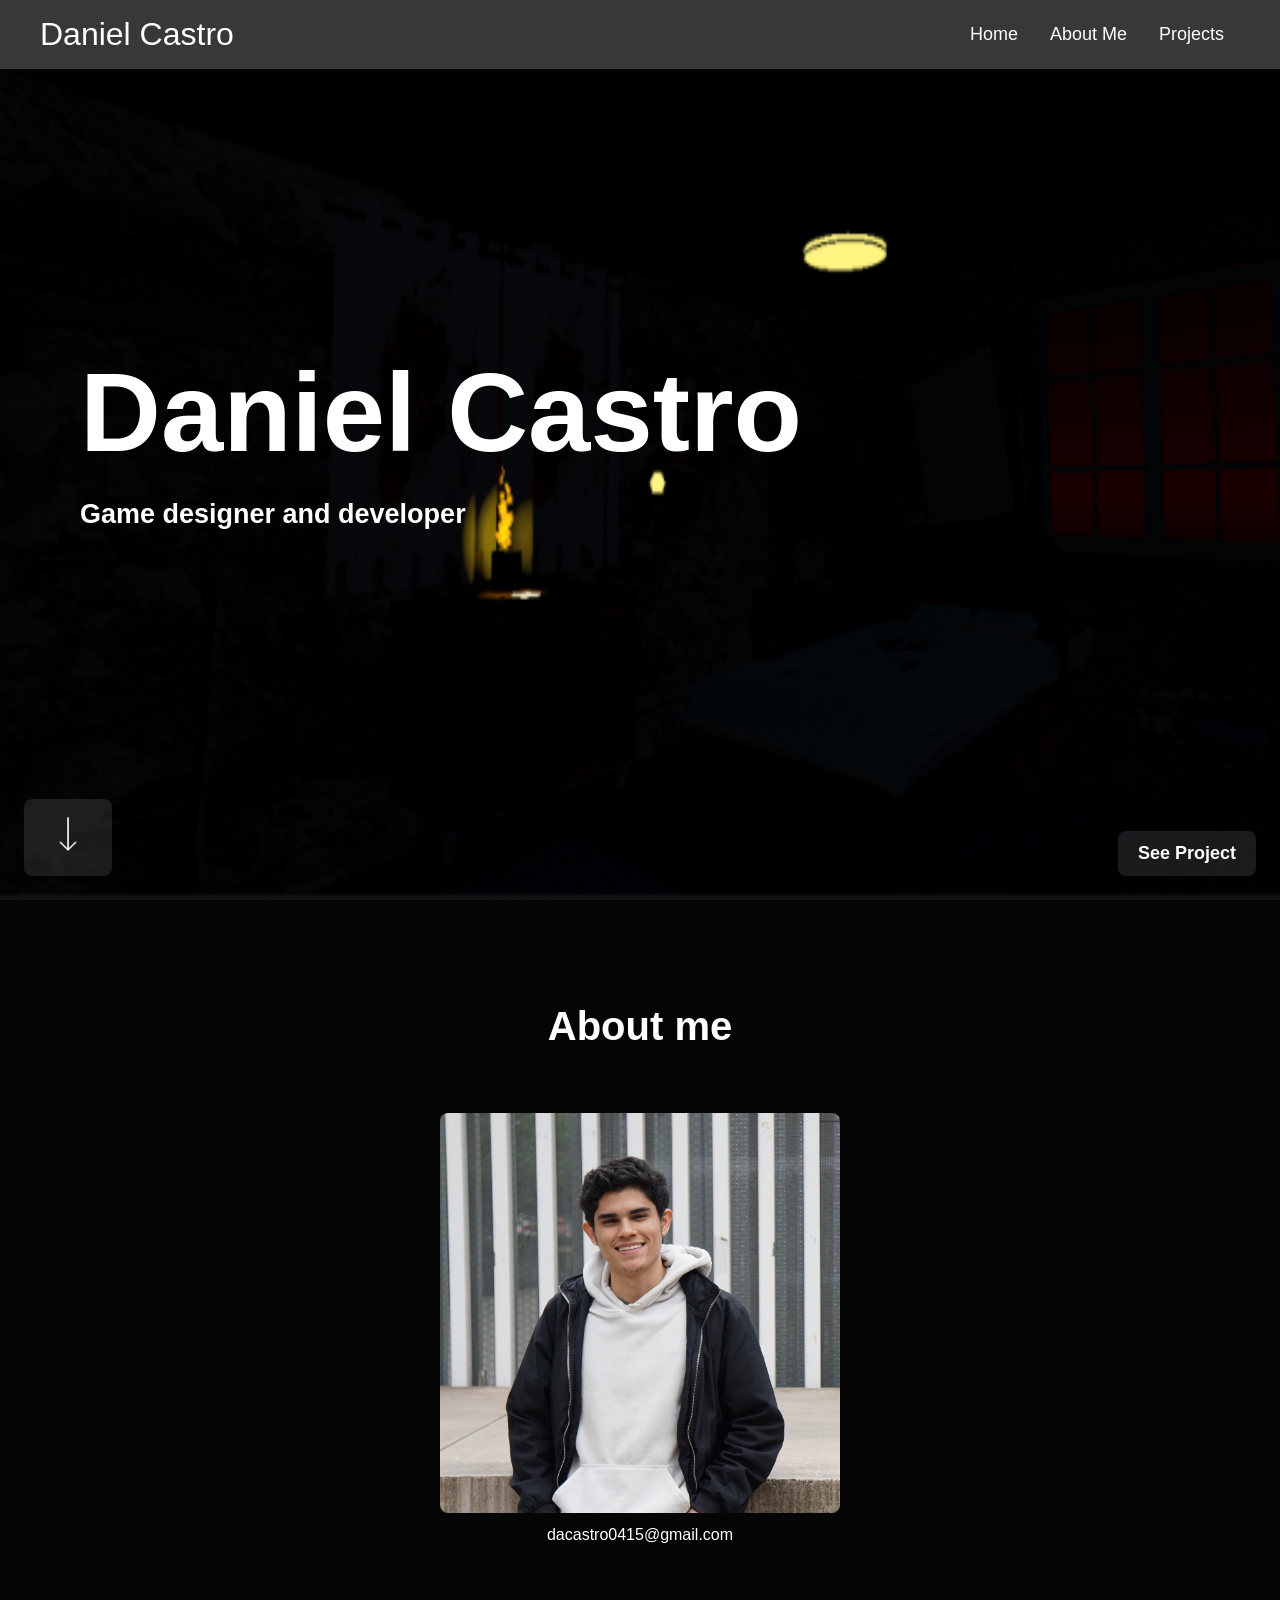
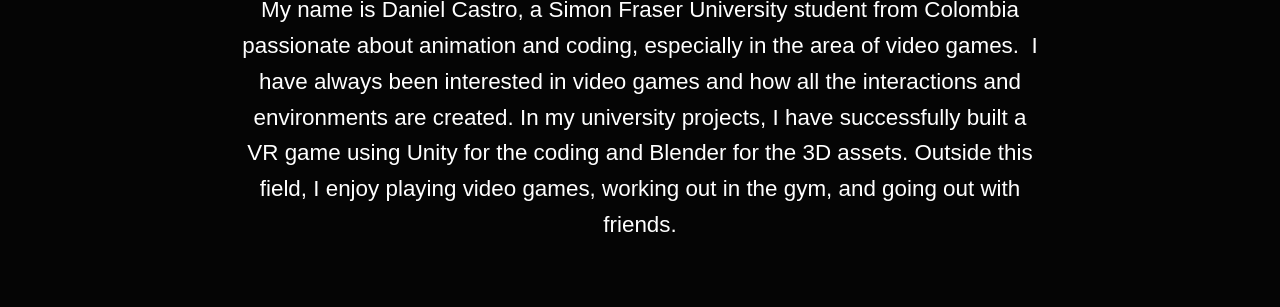
<file: index.html>
<!doctype html>
<html lang="en">
  <head>
    <meta charset="utf-8">
    <meta name="viewport" content="width=device-width, initial-scale=1">
    <title>Daniel Castro</title>
    <link rel="stylesheet" href="main.css">
  </head>

  <body>
    <!-- fixed navbar -->
    <header>
      <nav class="nav-title desktop">
        <ul>
          <li><p class="logo">Daniel Castro</p></li>
          <li><a href="#" class="nav-hide">Home</a></li>
          <li><a href="#About-me" class="nav-hide">About Me</a></li>
          <li><a href="projects.html" class="nav-hide">Projects</a></li>
        </ul>
      </nav>
    </header>

    <!-- my name -->
    <section id="Name">
      <div class="bg-image">
        <img src="images/banner.png" alt="background image of a project">
      </div>
      <div class="name-description">
        <h1>Daniel Castro</h1>
        <h2>Game designer and developer</h2>
        
      </div>
      <a href="LucidTerror.html" class="project-link">See Project</a>
      <a href="#About-me" class="arrow-button">
        <img src="images/arrow.png" class="arrow" alt="arrow to go to the about me section">
      </a>
      
    </section>

    <!-- about me -->
    <section id="About-me">
      <div class="about-me">
        <h3>About me</h3>
        <div class="about-image">
          <img src="images/about me pic.JPG" alt="Photo of Daniel Castro" loading="lazy" width="400" height="600">
        </div>
        <div class="contact-info">
          <p>dacastro0415@gmail.com</p>
        </div>
        <div class="about-text">
          <p>
            My name is Daniel Castro, a Simon Fraser University student from Colombia passionate about animation and coding, especially in the area of video games.  I have always been interested in video games and how all the interactions and environments are created. In my university projects, I have successfully built a VR game using Unity for the coding and Blender for the 3D assets. Outside this field, I enjoy playing video games, working out in the gym, and going out with friends.
          </p>
        </div>
      </div>
    </section>

    

  </body>
</html>
</file>
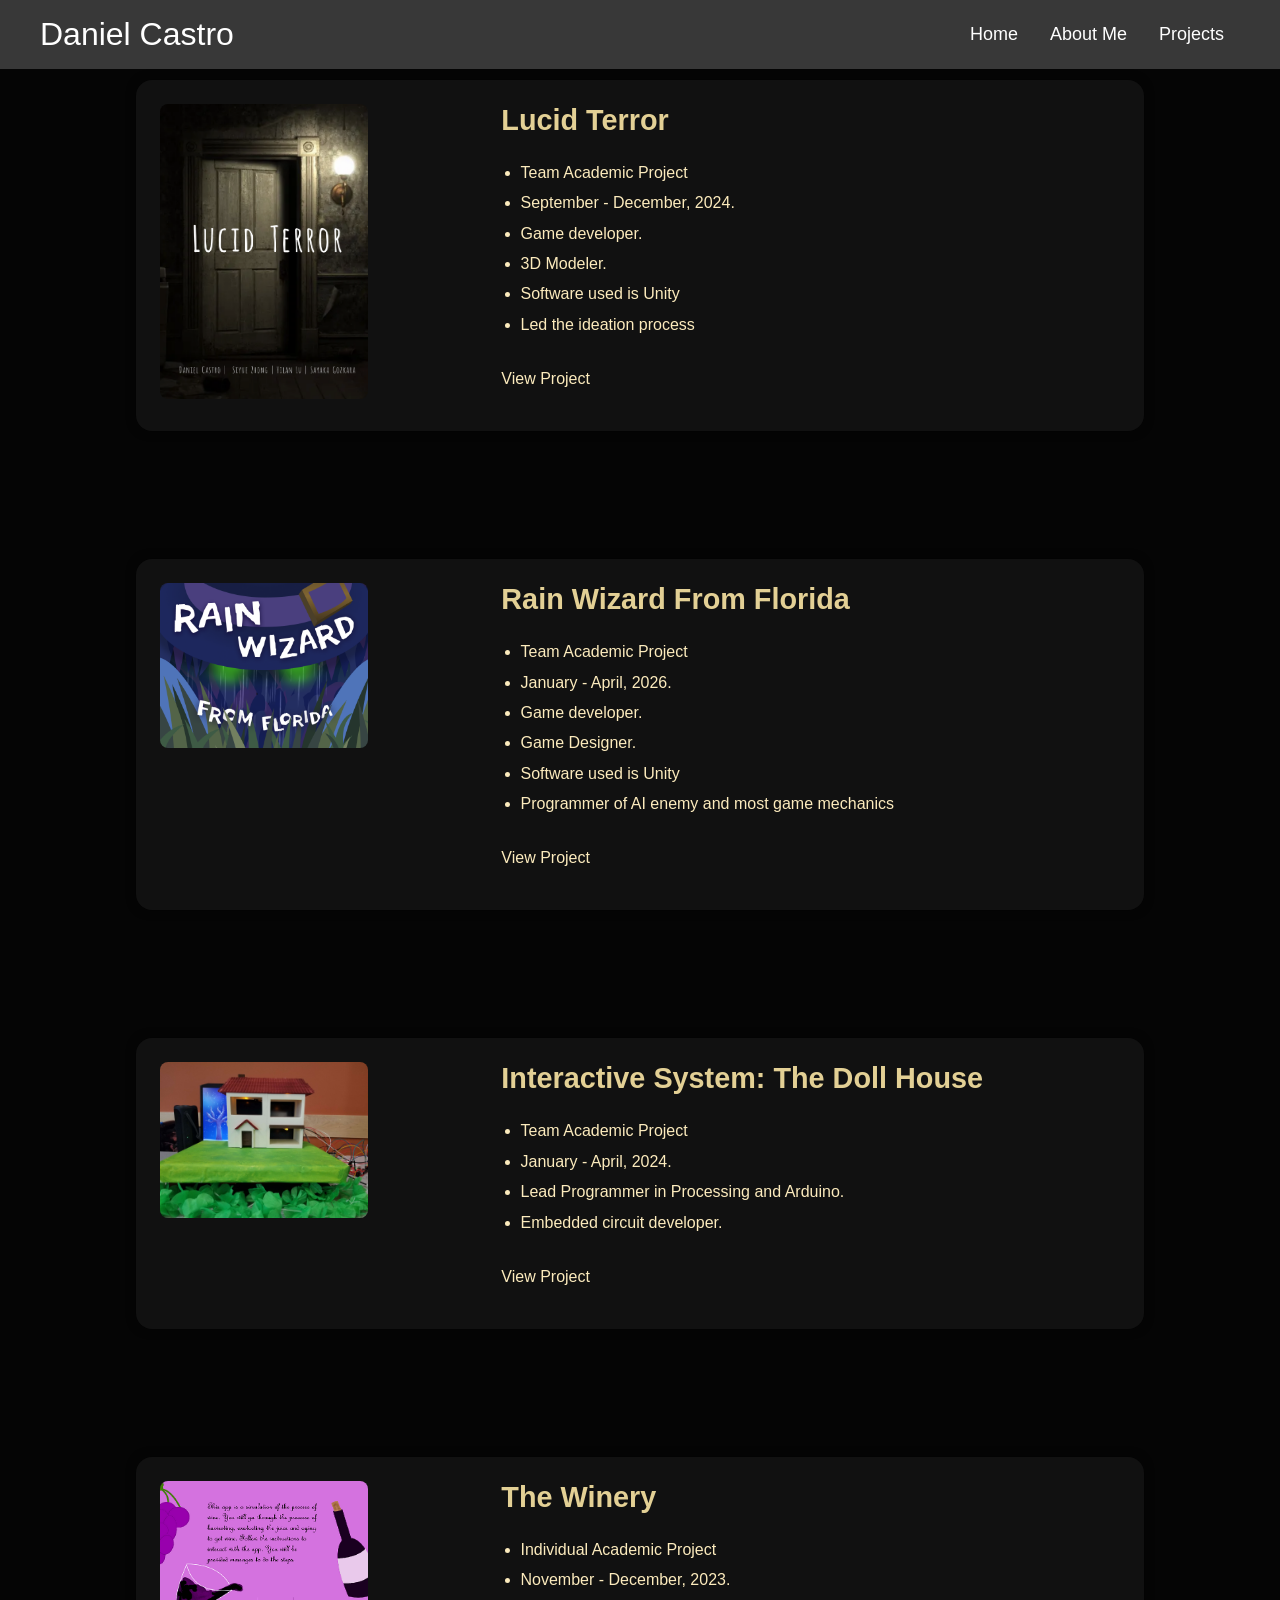
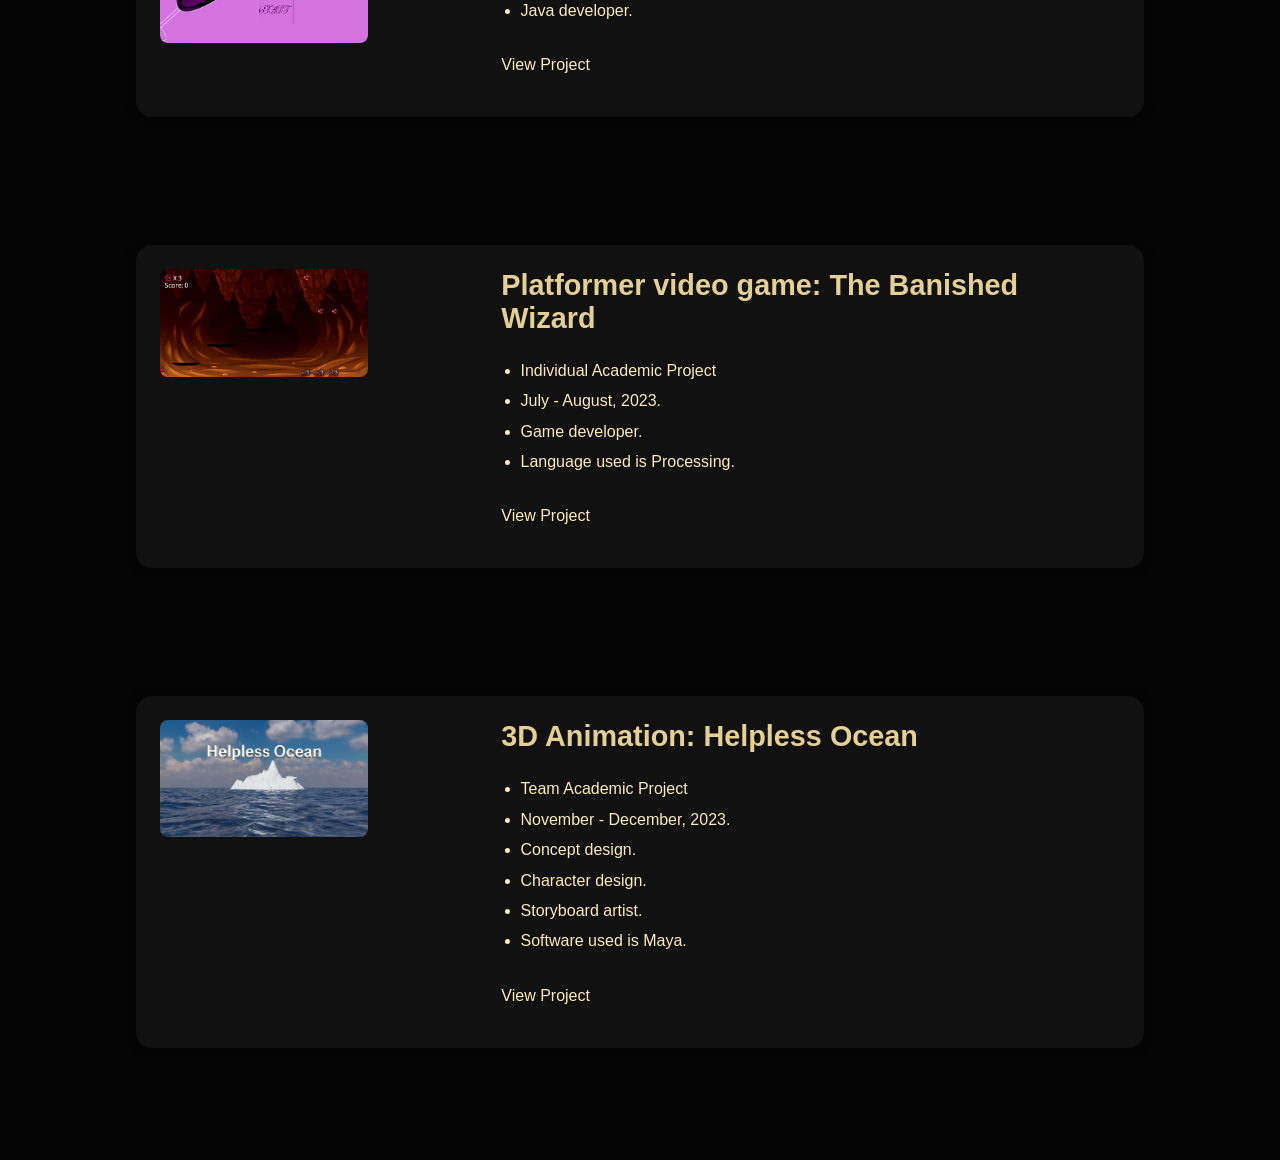
<file: projects.html>
<!doctype html>
<html lang="en">
  <head>
    <meta charset="utf-8">
    <meta name="viewport" content="width=device-width, initial-scale=1">
    <link rel="stylesheet" href="main.css">
    <link rel="stylesheet" href="projects.css">
    <title>Projects</title>
  </head>
  
  <body>
    <header>
      <nav class="nav-title desktop">
        <ul>
          <li><p class="logo">Daniel Castro</p></li>
          <li><a href="index.html" class="nav-hide">Home</a></li>
          <li><a href="index.html#About-me" class="nav-hide">About Me</a></li>
          <li><a href="projects.html" class="nav-hide">Projects</a></li>
        </ul>
      </nav>
    </header>

    <section class="project-container">
      <a href="LucidTerror.html" class="project-link">
        <div class="project-card" >
          <img src="images/lucid terror.png" alt="Project Screenshot">
          <div class="project-info">
            <h2>Lucid Terror</h2>
            <ul>
              <li>Team Academic Project</li>
              <li>September - December, 2024.</li>
              <li>Game developer.</li>
              <li>3D Modeler.</li>
              <li> Software used is Unity</li>
              <li> Led the ideation process</li>
            </ul>
            <p href="LucidTerror.html">View Project</p>
          </div>
        </div>
      </a>

    </section>

    <section class="project-container">
      <a href="RainWizard.html" class="project-link">
        <div class="project-card" >
          <img src="images/Rain wizard poster.png" alt="Project Screenshot">
          <div class="project-info">
            <h2>Rain Wizard From Florida</h2>
            <ul>
              <li>Team Academic Project</li>
              <li>January - April, 2026.</li>
              <li>Game developer.</li>
              <li>Game Designer.</li>
              <li> Software used is Unity</li>
              <li> Programmer of AI enemy and most game mechanics</li>
            </ul>
            <p href="LucidTerror.html">View Project</p>
          </div>
        </div>
      </a>

    </section>

    <section class="project-container">
      <a href="TheDollHouse.html" class="project-link">
        <div class="project-card" >
          <img src="images/the doll house.jpg" alt="Project Screenshot">
          <div class="project-info">
            <h2>Interactive System: The Doll House</h2>
            <ul>
              <li>Team Academic Project</li>
              <li>January - April, 2024.</li>
              <li>Lead Programmer in Processing and Arduino.</li>
              <li>Embedded circuit developer.</li>
              
            </ul>
            <p href="LucidTerror.html">View Project</p>
          </div>
        </div>
      </a>

    </section>

    <section class="project-container">
      <a href="WinerySimulator.html" class="project-link">
        <div class="project-card" >
          <img src="images/winery simulator.png" alt="Project Screenshot">
          <div class="project-info">
            <h2>The Winery</h2>
            <ul>
              <li>Individual Academic Project</li>
              <li>November - December, 2023.</li>
              <li>Java developer.</li>
              
            </ul>
            <p href="LucidTerror.html">View Project</p>
          </div>
        </div>
      </a>

    </section>

    <section class="project-container">
      <a href="TheBanishedWizard.html" class="project-link">
        <div class="project-card" >
          <img src="images/the banished wizard.png" alt="Project Screenshot">
          <div class="project-info">
            <h2>Platformer video game: The Banished Wizard</h2>
            <ul>
              <li>Individual Academic Project</li>
              <li>July - August, 2023.</li>
              <li>Game developer.</li>
              <li>Language used is Processing.</li>
              
            </ul>
            <p href="LucidTerror.html">View Project</p>
          </div>
        </div>
      </a>

    </section>

    <section class="project-container">
      <a href="HelplessOcean.html" class="project-link">
        <div class="project-card" >
          <img src="images/helpless ocean.png" alt="Project Screenshot">
          <div class="project-info">
            <h2>3D Animation: Helpless Ocean</h2>
            <ul>
              <li>Team Academic Project</li>
              <li>November - December, 2023.</li>
              <li>Concept design.</li>
              <li>Character design.</li>
              <li>Storyboard artist.</li>
              <li>Software used is Maya.</li>
            </ul>
            <p href="LucidTerror.html">View Project</p>
          </div>
        </div>
      </a>

    </section>
  </body>
</html>
</file>
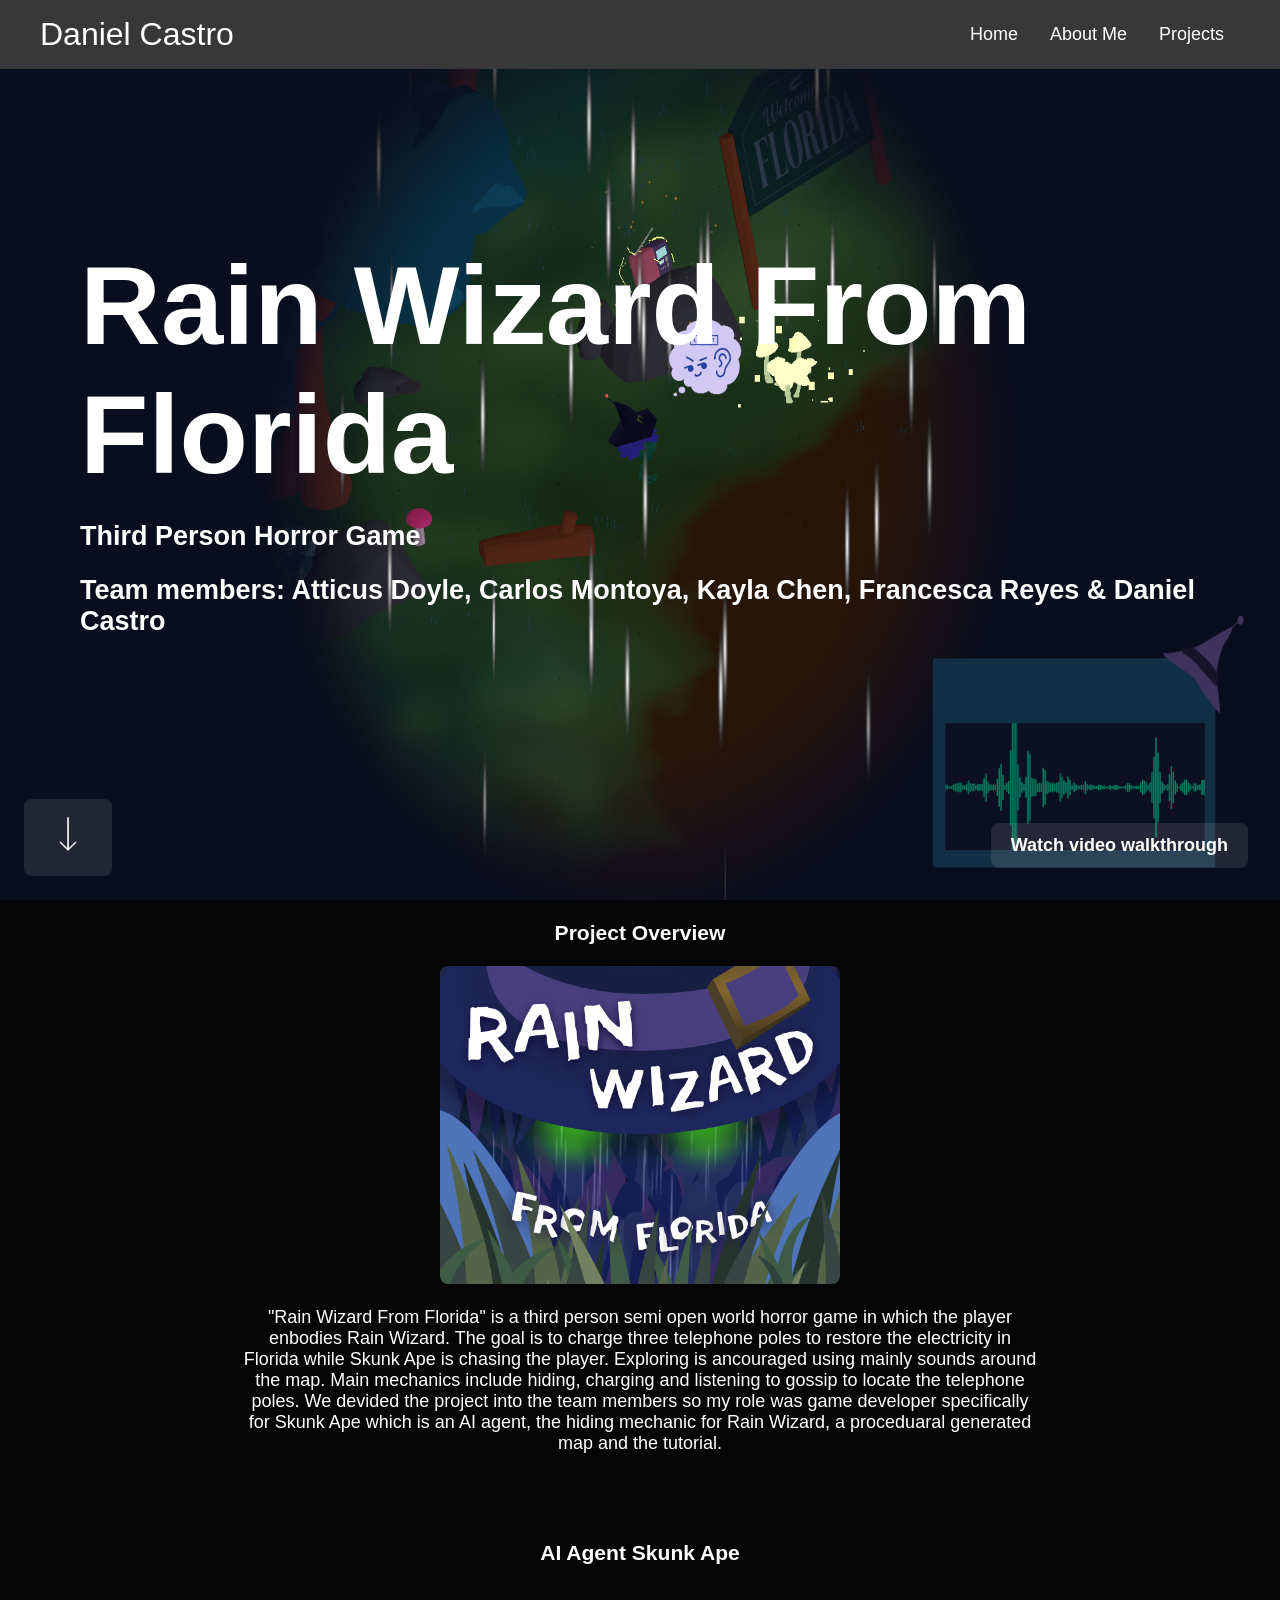
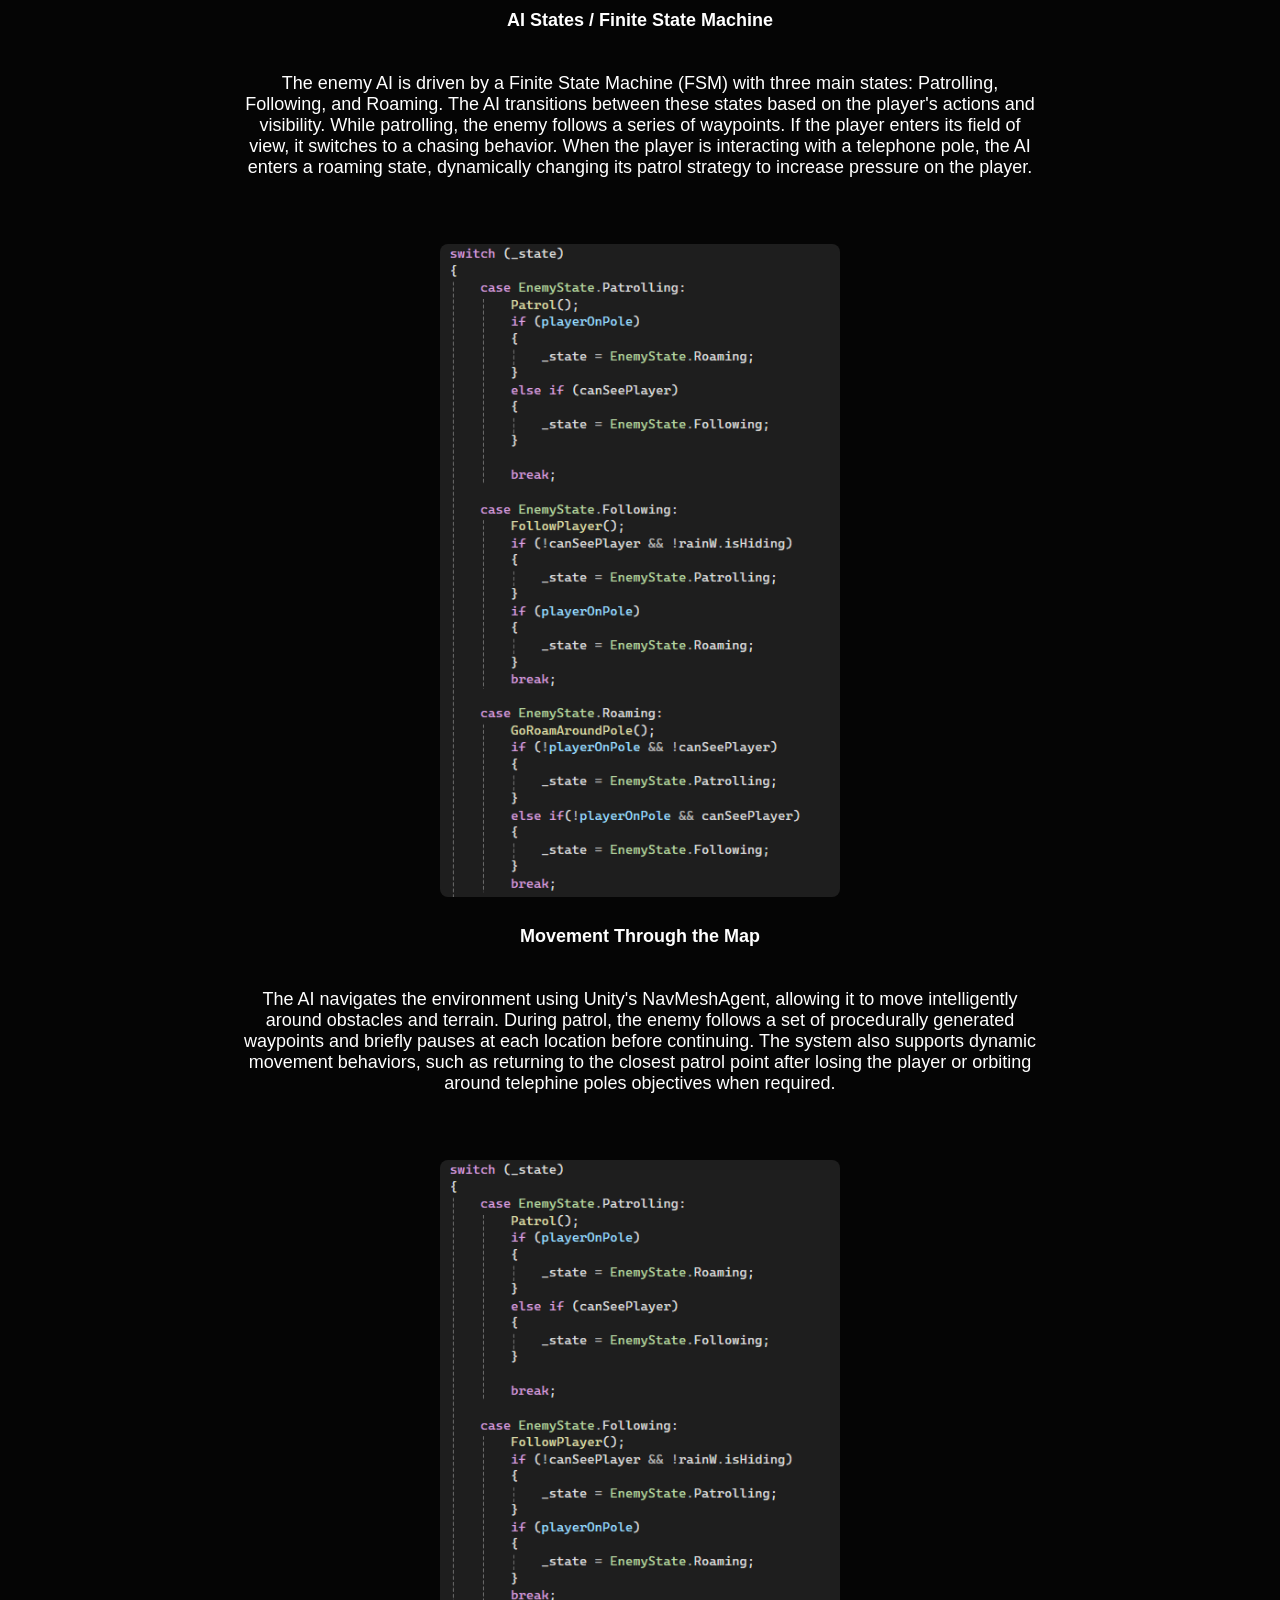
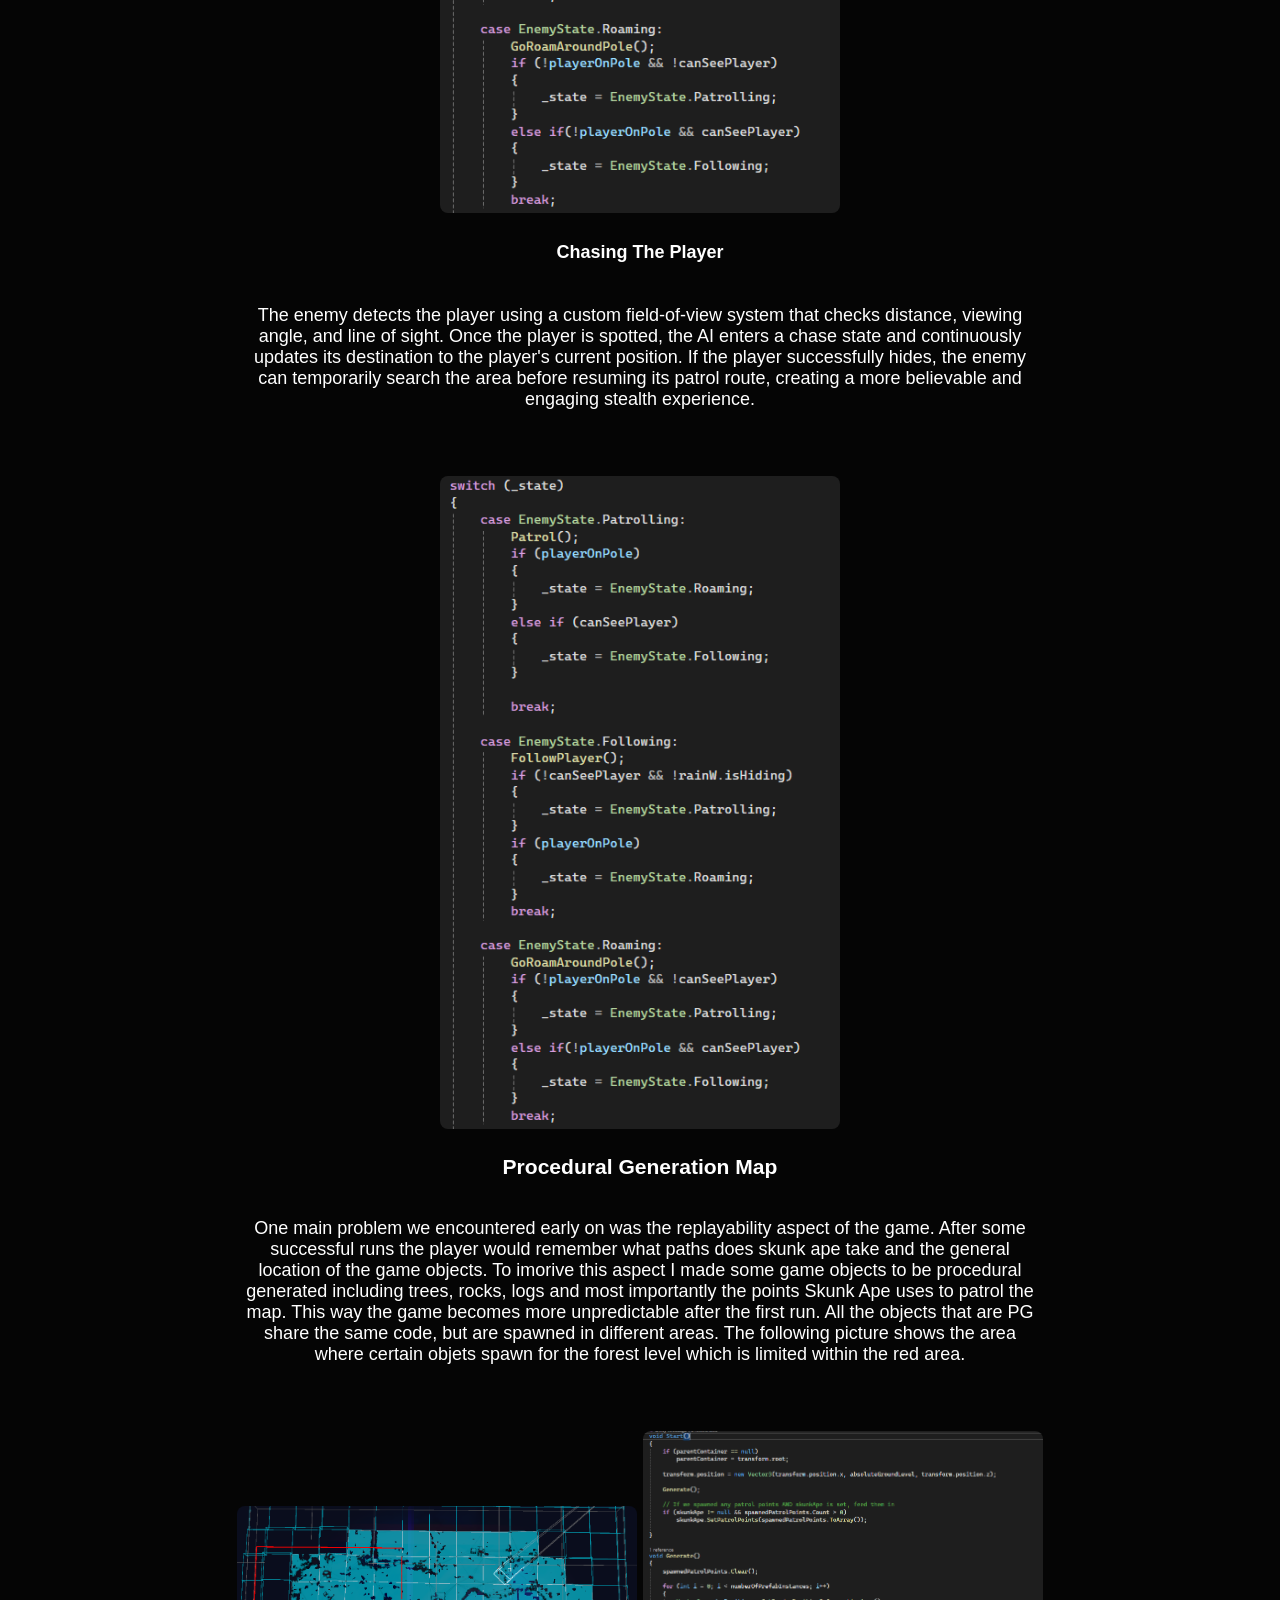
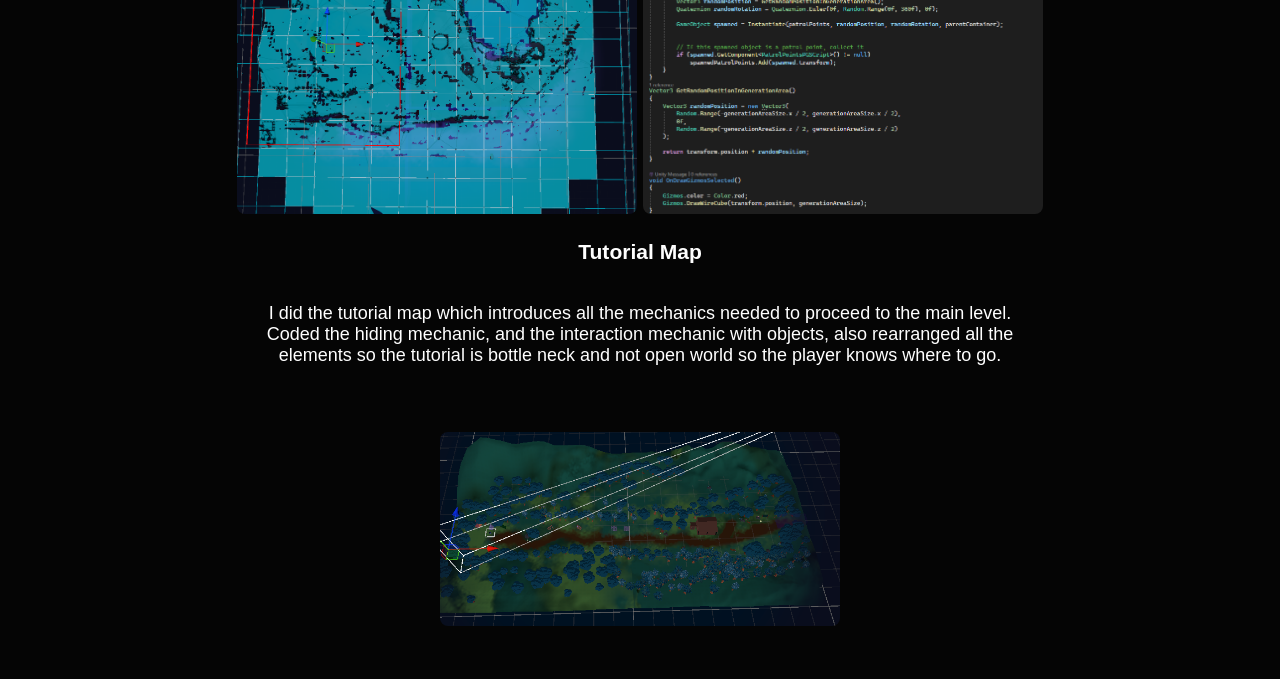
<file: RainWizard.html>
<!doctype html>
<html lang="en">
  <head>
    <meta charset="utf-8">
    <meta name="viewport" content="width=device-width, initial-scale=1">
    <title>Lucid Terror</title>
    <link rel="stylesheet" href="main.css">
    <link rel="stylesheet" href="LucidTerror.css">
  </head>

  <body>
    <!-- fixed navbar -->
    <header>
      <nav class="nav-title desktop">
        <ul>
          <li><p class="logo">Daniel Castro</p></li>
          <li><a href="index.html" class="nav-hide">Home</a></li>
          <li><a href="index.html#About-me" class="nav-hide">About Me</a></li>
          <li><a href="projects.html" class="nav-hide">Projects</a></li>
        </ul>
      </nav>
    </header>

    <!-- project name section -->
    <section id="LucidTerror">
      <div class="bg-image">
        <img src="images/rain wizard banner.png" alt="background image of a project">
      </div>
      
      <div class="name-description">
        <h1>Rain Wizard From Florida</h1>
        <h2>Third Person Horror Game</h2>
        <h2>Team members: Atticus Doyle, Carlos Montoya, Kayla Chen, Francesca Reyes & Daniel Castro</h2>
      </div>
          
          
     
        
     

      <a href="https://youtube.com/shorts/oZAHsWEa1vw?feature=share" class="video-link" target="_blank">Watch video walkthrough</a>
      <a href="#Project-Description" class="arrow-button">
        <img src="images/arrow.png" class="arrow" alt="arrow to go to the about me section">
      </a>
    </section>

     <!-- about the project -->
    <section id="Project-Description">
      <div class="about-section">
        <h3>Project Overview</h3>
        <div class="about-image">
          <img src="images/RWFFThumbnail.png" alt="lucid terror poster" loading="lazy" width="400" height="auto">
        </div>
        <div class="about-text">
          <p>
            "Rain Wizard From Florida" is a third person semi open world horror game in which the player enbodies Rain Wizard. The goal is to charge three telephone poles to restore the electricity in Florida while Skunk Ape is chasing the player. Exploring is ancouraged using mainly sounds around the map. Main mechanics include hiding, charging and listening to gossip to locate the telephone poles. We devided the project into the team members so my role was game developer specifically for Skunk Ape which is an AI agent, the hiding mechanic for Rain Wizard, a proceduaral generated map and the tutorial.
          </p>
        </div>
      
        <h3>AI Agent Skunk Ape</h3>

        <h4>AI States / Finite State Machine</h4>
      
       
        <div class="about-text">
          <p>
            The enemy AI is driven by a Finite State Machine (FSM) with three main states: Patrolling, Following, and Roaming. The AI transitions between these states based on the player's actions and visibility. While patrolling, the enemy follows a series of waypoints. If the player enters its field of view, it switches to a chasing behavior. When the player is interacting with a telephone pole, the AI enters a roaming state, dynamically changing its patrol strategy to increase pressure on the player.
          </p>
        </div>

        <div class="about-image">
          <img src="images/Skunk Ape Switch State.png" alt="gif about a jumpscare after solving the puzzle" loading="lazy" width="400" height="auto">
          
        </div>

        <h4>Movement Through the Map</h4>

        <div class="about-text">
          <p>
           The AI navigates the environment using Unity's NavMeshAgent, allowing it to move intelligently around obstacles and terrain. During patrol, the enemy follows a set of procedurally generated waypoints and briefly pauses at each location before continuing. The system also supports dynamic movement behaviors, such as returning to the closest patrol point after losing the player or orbiting around telephine poles objectives when required.
          </p>
        </div>

        <div class="about-image">
          <img src="images/Skunk Ape Switch State.png" alt="gif about a jumpscare after solving the puzzle" loading="lazy" width="400" height="auto">
          
        </div>

        <h4>Chasing The Player</h4>

        <div class = "about-text">
          <p>
            The enemy detects the player using a custom field-of-view system that checks distance, viewing angle, and line of sight. Once the player is spotted, the AI enters a chase state and continuously updates its destination to the player's current position. If the player successfully hides, the enemy can temporarily search the area before resuming its patrol route, creating a more believable and engaging stealth experience.
          </p>
        </div>

         <div class="about-image">
          <img src="images/Skunk Ape Switch State.png" alt="gif about a jumpscare after solving the puzzle" loading="lazy" width="400" height="auto">
          
        </div>
      
        <h3>Procedural Generation Map</h3>

        <div class = "about-text">
          <p>
            One main problem we encountered early on was the replayability aspect of the game. After some successful runs the player would remember what paths does skunk ape take and the general location of the game objects. To imorive this aspect I made some game objects to be procedural generated including trees, rocks, logs and most importantly the points Skunk Ape uses to patrol the map. This way the game becomes more unpredictable after the first run. All the objects that are PG share the same code, but are spawned in different areas. The following picture shows the area where certain objets spawn for the forest level which is limited within the red area. 
          </p>
        </div>
      
        <div class="about-image">
          <img src="images/Forest pg script.png" alt="lucid terror poster" loading="lazy" width="400" height="auto">
          <img src="images/PG script.png" alt="lucid terror poster" loading="lazy" width="400" height="auto">
        </div>

        <h3>Tutorial Map</h3>
        <div class="about-text">
          <p>
           I did the tutorial map which introduces all the mechanics needed to proceed to the main level. Coded the hiding mechanic, and the interaction mechanic with objects, also rearranged all the elements so the tutorial is bottle neck and not open world so the player knows where to go. 
          </p>
        </div>

         <div class="about-image">
          <img src="images/tutorial map.png" alt="lucid terror poster" loading="lazy" width="400" height="auto">
          
        </div>
      </div>
    </section>

  </body>
</html>
</file>
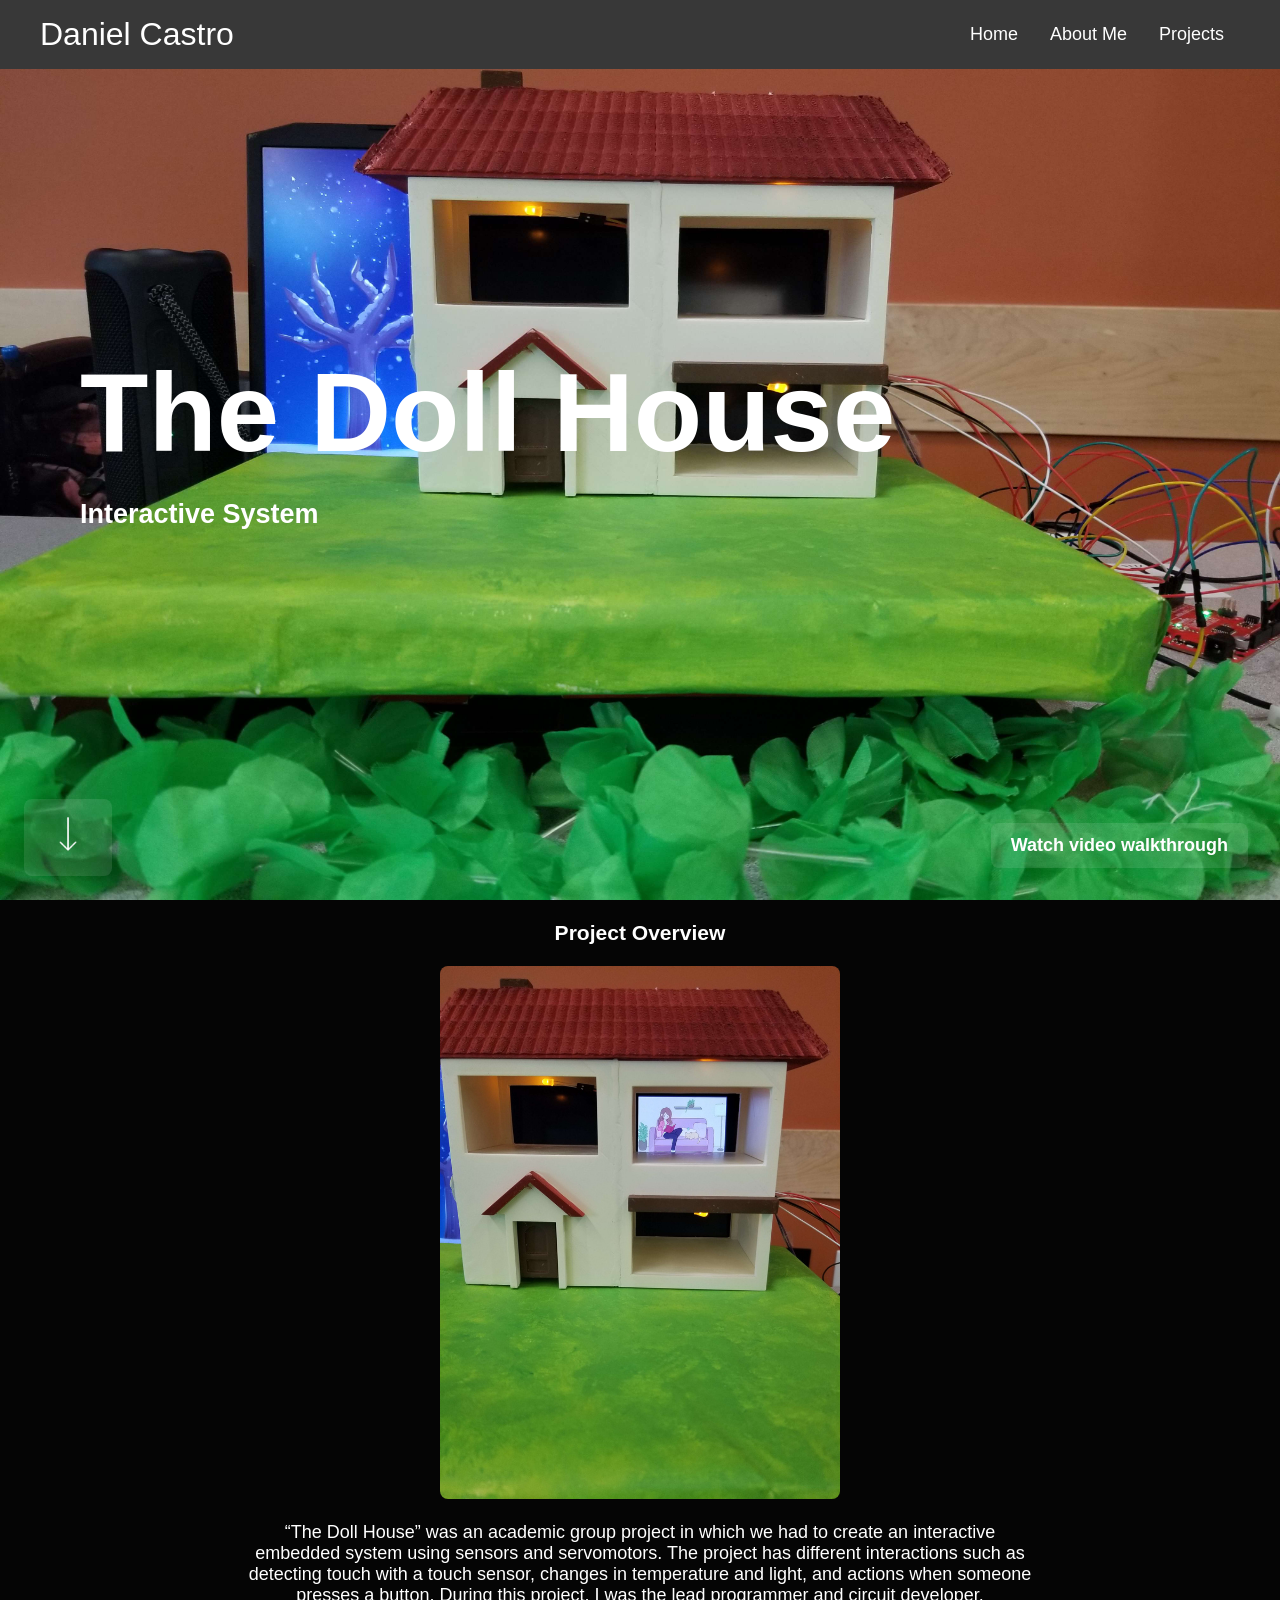
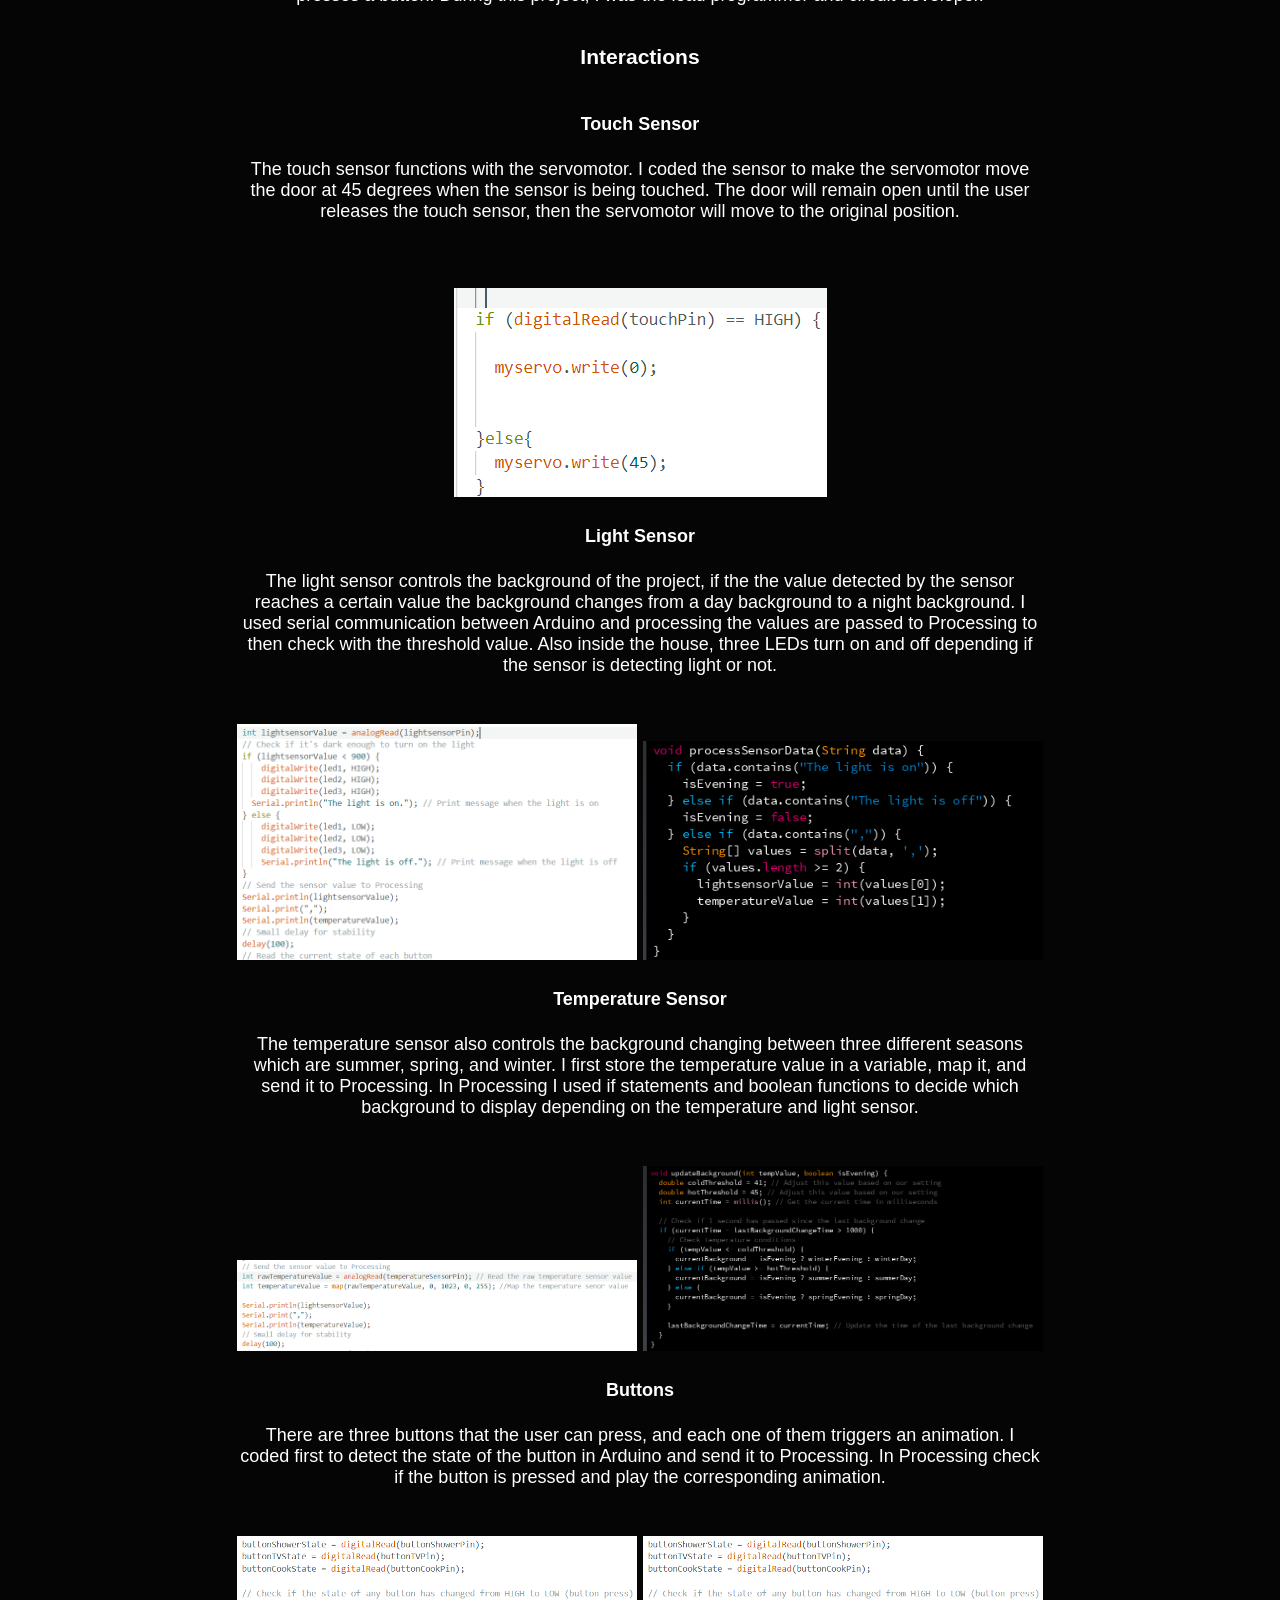
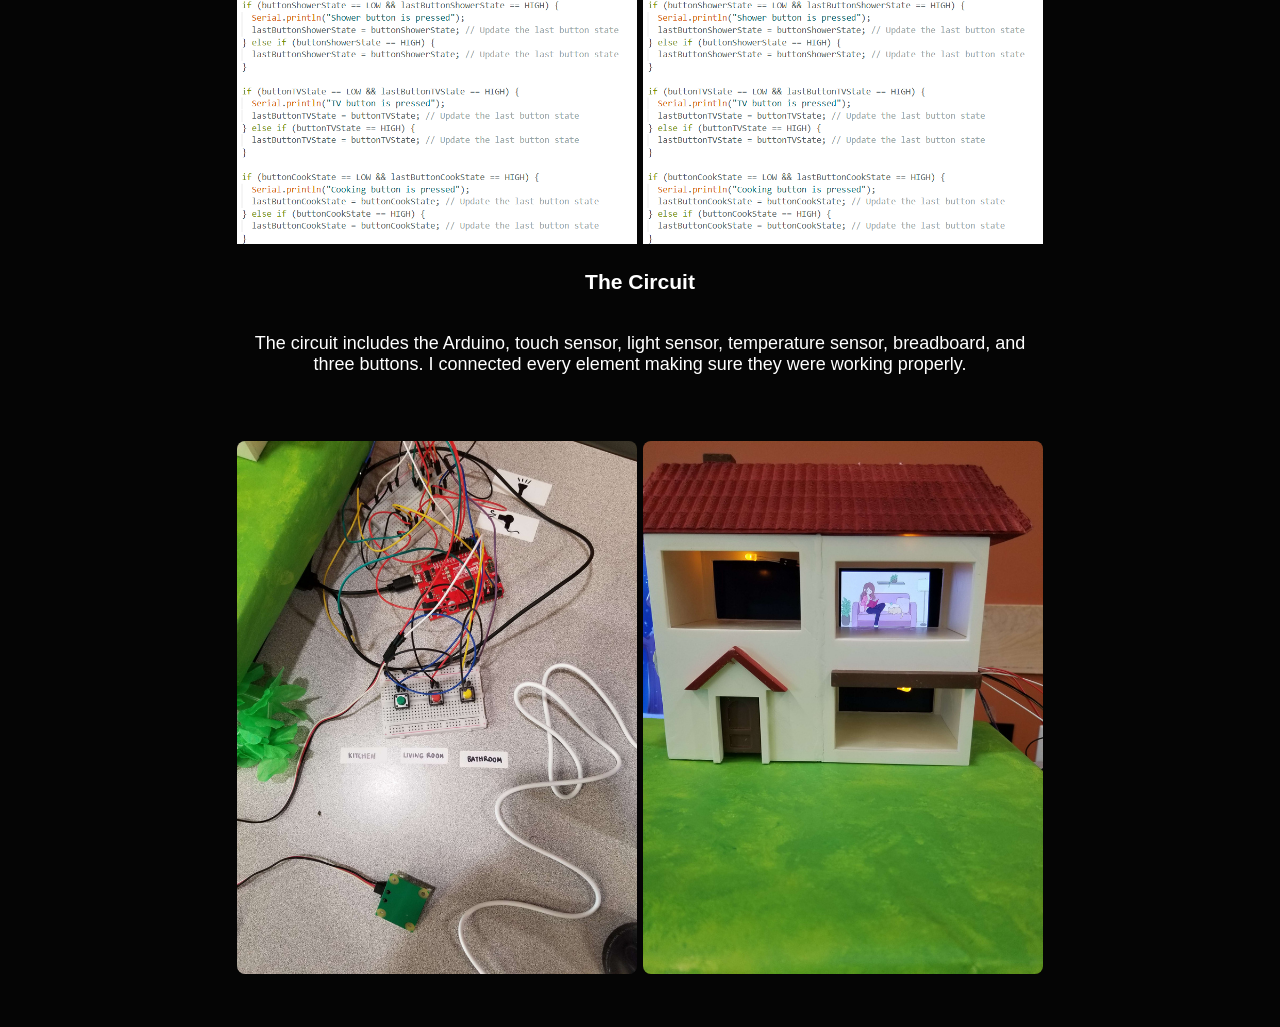
<file: TheDollHouse.html>
<!doctype html>
<html lang="en">
  <head>
    <meta charset="utf-8">
    <meta name="viewport" content="width=device-width, initial-scale=1">
    <title>Lucid Terror</title>
    <link rel="stylesheet" href="main.css">
    <link rel="stylesheet" href="LucidTerror.css">
  </head>

  <body>
    <!-- fixed navbar -->
    <header>
      <nav class="nav-title desktop">
        <ul>
          <li><p class="logo">Daniel Castro</p></li>
          <li><a href="index.html" class="nav-hide">Home</a></li>
          <li><a href="index.html#About-me" class="nav-hide">About Me</a></li>
          <li><a href="projects.html" class="nav-hide">Projects</a></li>
        </ul>
      </nav>
    </header>

    <!-- project name section -->
    <section id="LucidTerror">
      <div class="bg-image">
        <img src="images/the doll house.jpg" alt="background image of a project">
      </div>
      
      <div class="name-description">
        <h1>The Doll House</h1>
        <h2>Interactive System</h2>
      </div>
          
          
     
        
     

      <a href="https://youtube.com/shorts/oZAHsWEa1vw?feature=share" class="video-link" target="_blank">Watch video walkthrough</a>
      <a href="#Project-Description" class="arrow-button">
        <img src="images/arrow.png" class="arrow" alt="arrow to go to the about me section">
      </a>
    </section>

     <!-- about the project -->
    <section id="Project-Description">
      <div class="about-section">
        <h3>Project Overview</h3>
        <div class="about-image">
          <img src="images/housedoll overview.jpg" alt="lucid terror poster" loading="lazy" width="400" height="auto">
        </div>
        <div class="about-text-overview">
          <p>
            “The Doll House” was an academic group project in which we had to create an interactive embedded system using sensors and servomotors. The project has different interactions such as detecting touch with a touch sensor, changes in temperature and light, and actions when someone presses a button. During this project, I was the lead programmer and circuit developer.
          </p>
        </div>
      
        <h3>Interactions</h3>
      
        
        <div class="about-text">
         <h4>Touch Sensor</h4>
          <p>  
            The touch sensor functions with the servomotor. I coded the sensor to make the servomotor move the door at 45 degrees when the sensor is being touched. The door will remain open until the user releases the touch sensor, then the servomotor will move to the original position. 
          </p>
        </div>

        <div class="sensor-image">
          
          <img src="images/touch sensor code.png" alt="code about the touch sensor" loading="lazy" width="400" height="auto">
        </div>

        <h4>Light Sensor</h4>

        <div class = "about-text">
          The light sensor controls the background of the project, if the the value detected by the sensor reaches a certain value the background changes from a day background to a night background. I used serial communication between Arduino and processing the values are passed to Processing to then check with the threshold value. Also inside the house, three LEDs turn on and off depending if the sensor is detecting light or not. 

        </div>

        <div class="sensor-image">
          

          <img src="images/light sensor code one.png" alt="code about the light sensor" loading="lazy" width="400" height="auto">
          <img src="images/light sensor code two.png" alt="code about the light sensor" loading="lazy" width="400" height="auto">
          
        </div>

        <h4>Temperature Sensor</h4>

        <div class = "about-text">
          The temperature sensor also controls the background changing between three different seasons which are summer, spring, and winter. I first store the temperature value in a variable, map it, and send it to Processing. In Processing I used if statements and boolean functions to decide which background to display depending on the temperature and light sensor. 

        </div>

        <div class="sensor-image">
          

          <img src="images/temp sensor code one.png" alt="code about the temperature sensor" loading="lazy" width="400" height="auto">
          <img src="images/temp sensor code two.png" alt="code about the temperature sensor" loading="lazy" width="400" height="auto">
          
        </div>

        <h4>Buttons</h4>

        <div class = "about-text">
          There are three buttons that the user can press, and each one of them triggers an animation. I coded first to detect the state of the button in Arduino and send it to Processing. In Processing check if the button is pressed and play the corresponding animation. 


        </div>

        <div class="sensor-image">
          

          <img src="images/button one.png" alt="code about the buttons" loading="lazy" width="400" height="auto">
          <img src="images/button one.png" alt="code about the buttons" loading="lazy" width="400" height="auto">
          
        </div>
      
        <h3>The Circuit</h3>
      
        
        <div class="about-text">
          <p>
            The circuit includes the Arduino, touch sensor, light sensor, temperature sensor, breadboard, and three buttons. I connected every element making sure they were working properly. 
          </p>
        </div>

        <div class="about-image">
          <img src="images/circuit one.jpg" alt="image of the circuit" loading="lazy" width="400" height="auto">
          <img src="images/circuit two.jpg" alt="image of the house" loading="lazy" width="400" height="auto">
        </div>
      </div>
    </section>

  </body>
</html>
</file>
<file: main.css>
/*I used chatGPT to help me put the text in front of the image and for the animation effect in the projects page.*/
/* ——————————————————————————————
   BASE STYLES
   —————————————————————————————— */
body {
  background: rgb(5, 5, 5);
  color: white;
  font-family: 'DMSans', sans-serif;
  font-size: large;
  margin: 0;
  padding-top: 0;
}

/* ——————————————————————————————
   HERO / NAME SECTION
   —————————————————————————————— */
#Name {
  
  width: 100%;
  height: 100vh;               
  overflow: hidden;
}

.bg-image {
  width: 100%;
  height: 100%;
}

/* background image covers entire section */
.bg-image img {
  position: relative;
  width: 100%;
  height: 100%;
}

/* wrapper for both headings */
.name-description {
  position: absolute;
  top: 50%;                    
  left: 5rem;                  
  transform: translateY(-50%);
  z-index: 100;
  color: white;
}

.name-description h1 {
  margin: 0;
  font-size: 7rem;
}

.name-description h3 {
  margin: 0.5rem 0 0;
  font-size: 1.5rem;
  font-weight: normal;
}

#Name .project-link {
  position: absolute;
  bottom: 1.5rem;
  right: 1.5rem;
  padding: 0.75rem 1.25rem;
  background-color: rgba(255, 255, 255, 0.1);
  color: white;
  font-weight: bold;
  border-radius: 0.5rem;
  text-decoration: none;
  z-index: 100;
  transition: transform 0.3s ease, background-color 0.3s ease;
}

#Name .project-link:hover {
  transform: scale(1.05);
  background-color: rgba(255, 255, 255, 0.25);
}

.arrow-button {
  position: absolute;
  bottom: 1.5rem;
  left: 1.5rem;
  padding: 0.75rem 1.25rem;
  background-color: rgba(255, 255, 255, 0.1);
  color: white;
  font-weight: bold;
  border-radius: 0.5rem;
  text-decoration: none;
  z-index: 100;
  transition: transform 0.3s ease, background-color 0.3s ease;
}

.arrow-button:hover {
  transform: scale(1.05);
  background-color: rgba(255, 255, 255, 0.25);
}

.arrow {
  width: 3rem;     
  height: auto;
}

/* ——————————————————————————————
   NAVBAR
   —————————————————————————————— */
header {
  position: fixed;
  top: 0;
  left: 0;
  width: 100%;
  background: rgb(56, 56, 56);
  z-index: 1000;
}

.nav-title {
  max-width: 75rem;
  margin: 0 auto;
  padding: 1rem 2rem;
  display: flex;
  align-items: center;
}

.nav-title ul {
  display: flex;
  list-style: none;
  margin: 0;
  padding: 0;
  width: 100%;
  align-items: center;
}

.nav-title li:first-child {
  margin-right: auto;
}

.logo {
  font-family: 'edwardian', sans-serif;
  font-size: 2rem;
  color: #ffffff;
  margin: 0;
}

.nav-title a {
  color: #ffffff;
  text-decoration: none;
  padding: 0 1rem;
}

.nav-title a:hover {
  background-color: #000000;
  border-radius: 0.25;
}

/* ——————————————————————————————
   ABOUT ME SECTION
   —————————————————————————————— */
#About-me {
  padding: 4rem 5rem;
  color: white;
}

#About-me h3 {
  font-size: 2.5rem;
  margin-bottom: 2rem;
}

#About-me .about-me {
  display: flex;
  flex-direction: column;
  align-items: center;
  text-align: center;
  gap: 2rem;
}


#About-me .about-image img {
  width: 100%;
  max-width: 25rem; 
  height: auto;
  border-radius: 0.5rem;
  object-fit: cover;
}

#About-me .about-text {
  max-width: 50rem; 
  padding: 0 1rem;
}


#About-me .about-text p {
  font-size: 1.4rem;
  line-height: 1.6;
  margin: 0;
}

.contact-info {
  margin-top: -2.5rem;
  font-size: 1rem;
  text-align: center;
  color: white;
}


@media screen and (max-width: 768px) {
  .name-description {
    left: 2rem;
    text-align: left;
  }

  .name-description h1 {
    font-size: 4rem;
  }

  .name-description h3 {
    font-size: 1.25rem;
  }

  .about-text {
    font-size: 1rem;
  }

  .arrow {
    width: 2rem;
  }

  .nav-title {
    flex-direction: column;
    align-items: flex-start;
  }

  .nav-title a {
    padding: 0.5rem 0;
  }
}
</file>
<file: projects.css>
.project-container {
  max-width: 63rem;
  margin: 4rem auto;
  padding: 1rem;
}

.project-card {
  display: grid;
  min-height: 7rem;
  grid-template-columns: 1fr 2fr; 
  gap: 2rem;
  background-color: #111;
  border-radius: 1rem;
  padding: 1.5rem;
  margin-bottom: 2rem;
  box-shadow: 0 0 0.6rem rgba(0,0,0,0.5);
  align-items: flex-start;
  transition: transform 0.3s ease, box-shadow 0.3s ease;
}

/* Image styling */
.project-card img {
  max-width: 13rem;
  width: 100%;
  height: auto;
  object-fit: cover;
  border-radius: 0.5rem;
}


/* Text section */
.project-info {
  color: #fcebbd;
  display: flex;
  flex-direction: column;
  justify-content: space-between;
  padding-top: 0;
  margin-top: 0;
}

.project-info h2 {
  margin-top: 0;
  font-size: 1.8rem;
  color: #E3D095;
}

.project-info p {
  margin: 0.5rem 0 1rem;
  font-size: 1rem;
  line-height: 1.5;
}

.project-info ul {
  padding-left: 1.2rem; 
  margin-top: 0;
  margin-bottom: 1rem;
  list-style-type: disc; 
}

.project-info li {
  margin-bottom: 0.4rem;
  font-size: 1rem;
  line-height: 1.5;
}

.project-info a {
  color: #E3D095;
  text-decoration: underline;
  font-weight: bold;
  transition: color 0.2s ease;
  margin-top: auto;
  padding-top: 1rem;
}

.project-info a:hover {
  color: #fcebbd;
}

.project-card:hover {
  transform: scale(1.03); 
  box-shadow: 0 0 1.2rem rgba(227, 208, 149, 0.4); 
}

.project-link {
  text-decoration: none;
  color: inherit;
  display: block;
}

.project-link:hover .project-card {
  transform: scale(1.03);
  box-shadow: 0 0 1.2rem rgba(227, 208, 149, 0.4);
  cursor: pointer;
}
</file>
<file: LucidTerror.css>
#LucidTerror {
  width: 100%;
  height: 100vh;
  overflow: hidden;
}



#LucidTerror .video-link {
  position: absolute;
  bottom: 2rem;
  right: 2rem;
  padding: 0.75rem 1.25rem;
  background-color: rgba(255, 255, 255, 0.1);
  color: white;
  font-weight: bold;
  border-radius: 0.5rem;
  text-decoration: none;
  transition: transform 0.3s ease, background-color 0.3s ease;
}

#LucidTerror .video-link:hover {
  transform: scale(1.1);
  background-color: rgba(255, 255, 255, 0.25);
}





.about-section {
  display: flex;
  flex-direction: column;
  align-items: center;
  text-align: center;
  margin-bottom: 3rem;
}

.about-image img {
  width: 100%;
  max-width: 25rem; 
  height: auto;
  border-radius: 0.5rem;
  object-fit: cover;
}

.sensor-image img {
  width: 100%;
  max-width: 25rem;
  height: auto;
}

.about-text-overview {
  max-width: 50rem;
  padding: 0 1rem;
  
}

.about-text {
  max-width: 50rem;
  padding: 0 1rem;
  margin-bottom: 3rem;
}
</file>
